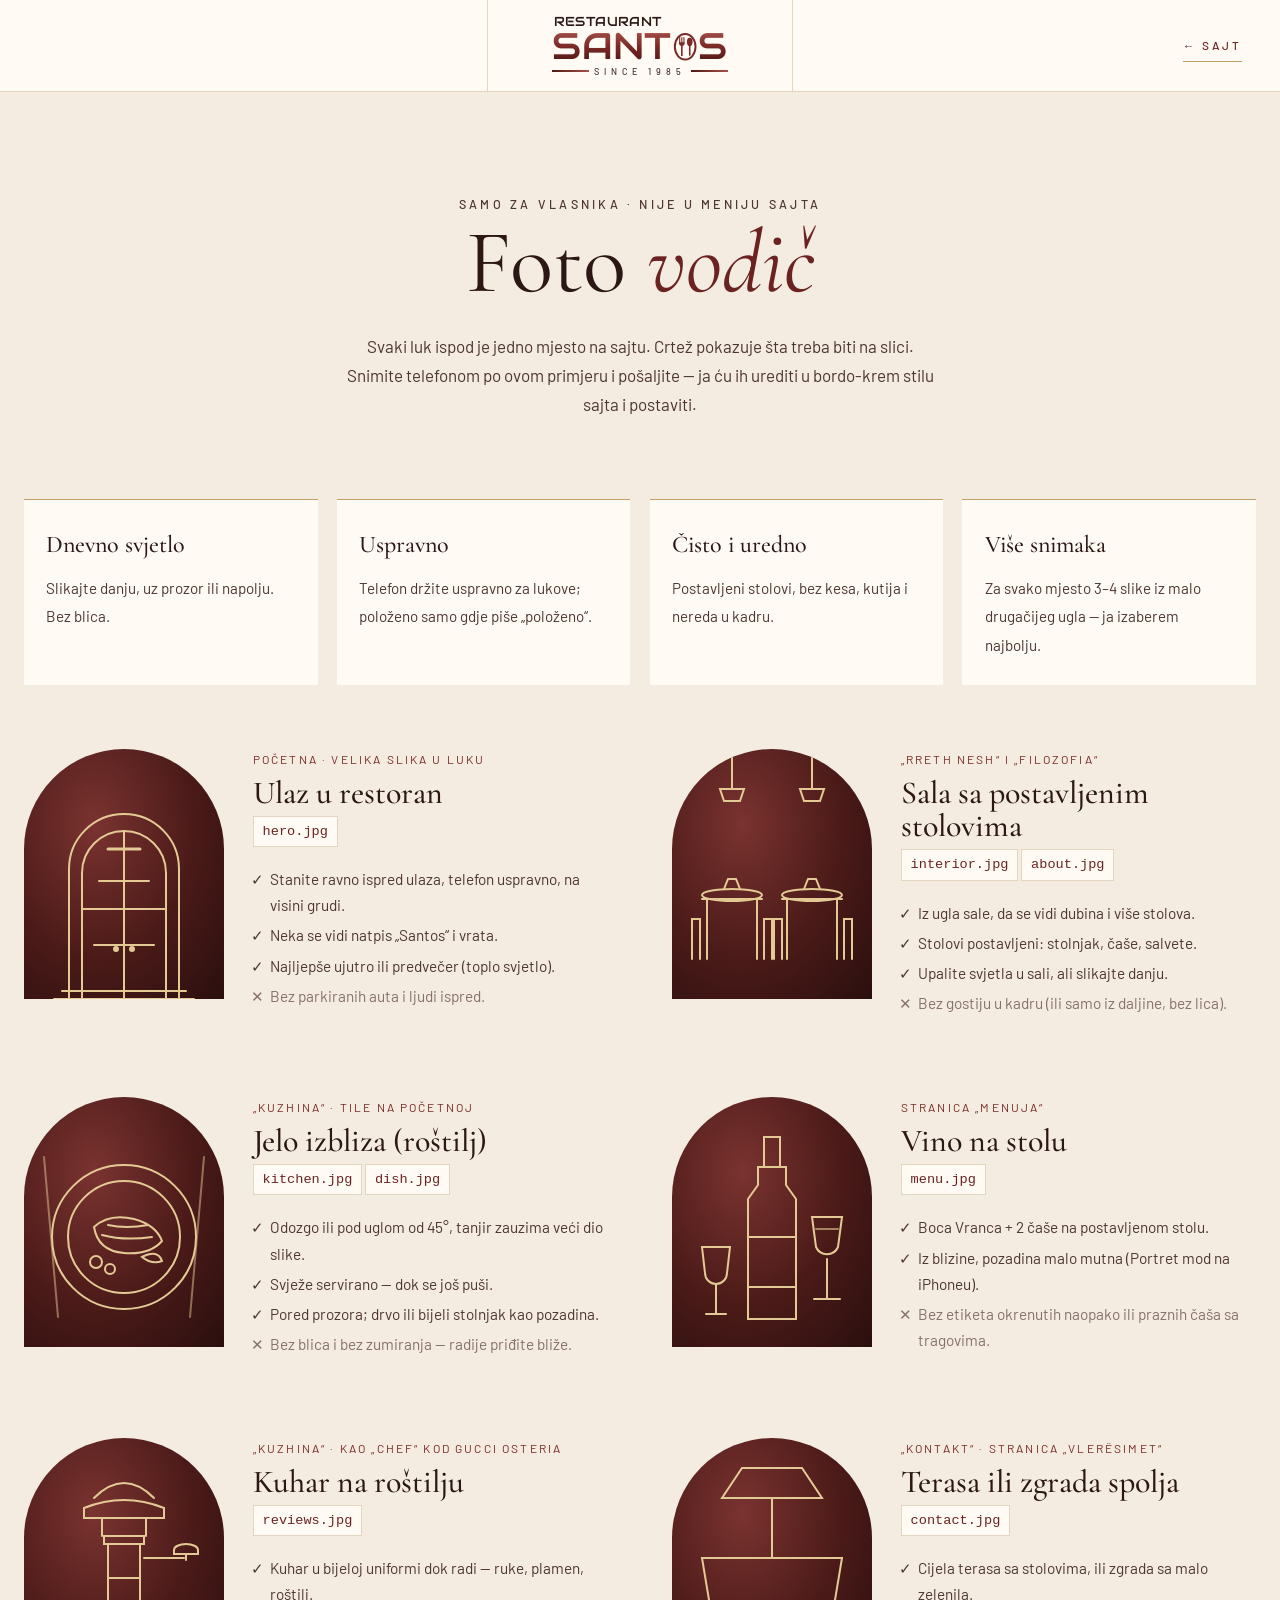
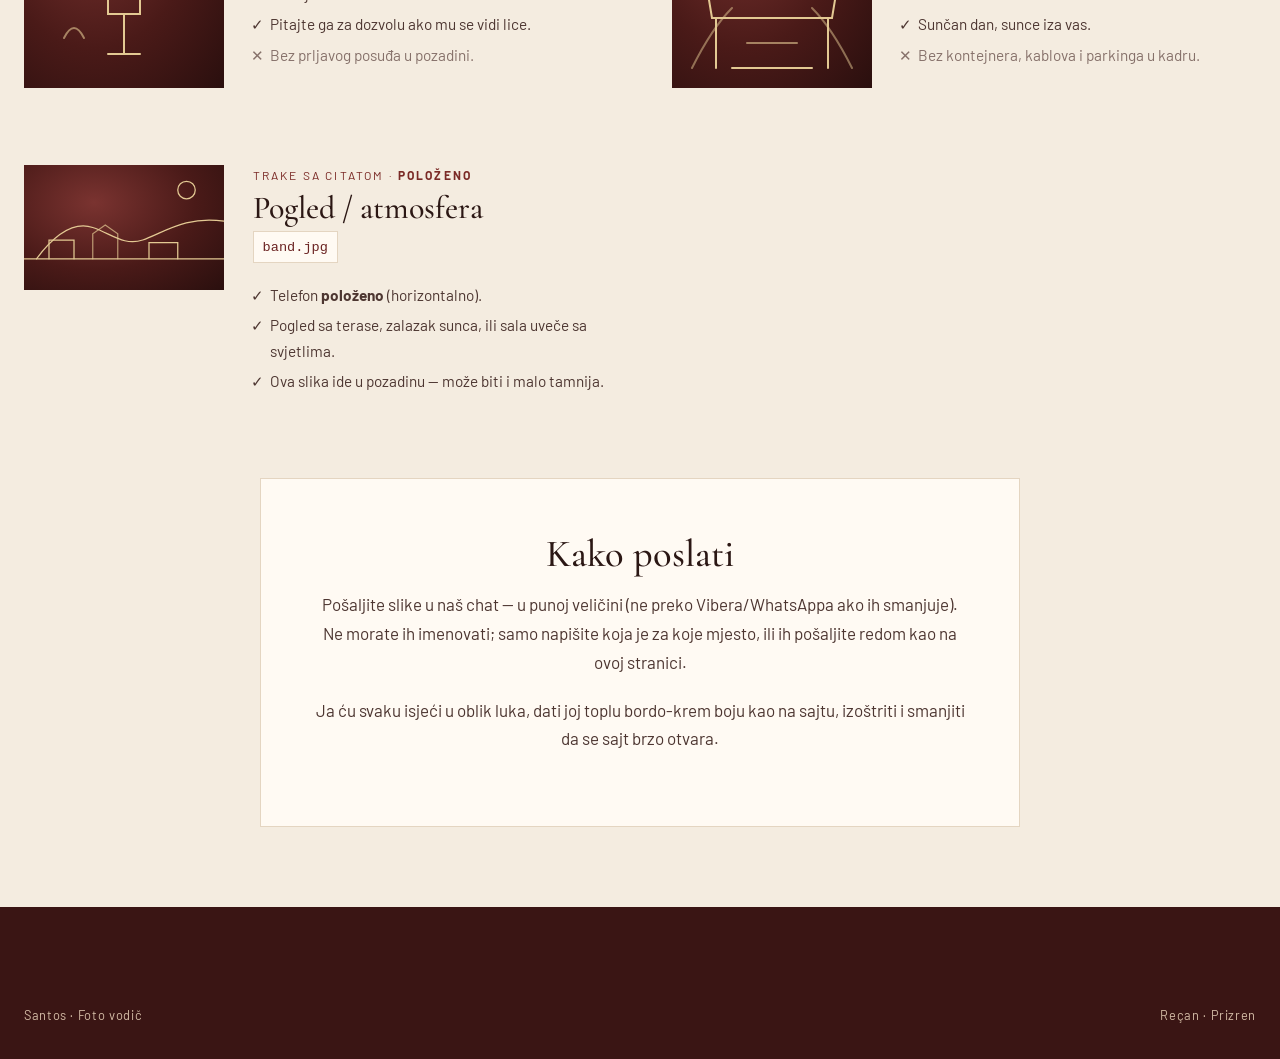
<file: foto-vodic.html>
<!doctype html>
<html lang="bs" class="no-js">
<head>
  <meta charset="utf-8">
  <meta name="viewport" content="width=device-width, initial-scale=1">
  <meta name="robots" content="noindex, nofollow">
  <title>Foto vodič — Santos</title>
  <link rel="icon" href="assets/favicon.svg" type="image/svg+xml">
  <link rel="preconnect" href="https://fonts.googleapis.com">
  <link rel="preconnect" href="https://fonts.gstatic.com" crossorigin>
  <link href="https://fonts.googleapis.com/css2?family=Audiowide&family=Barlow+Condensed:wght@500;600;700&family=Barlow:wght@300;400;500&family=Cormorant+Garamond:ital,wght@0,400;0,500;0,600;1,400;1,500&display=swap" rel="stylesheet">
  <link rel="stylesheet" href="assets/styles.css?v=8a97c9d5">
  <style>
    .guide-head { text-align: center; padding: clamp(3rem, 7vw, 5rem) 0 2rem; }
    .guide-head h1 { font-size: clamp(3rem, 8vw, 5.6rem); font-weight: 400; }
    .guide-head h1 em { color: var(--wine); }
    .guide-head p { max-width: 60ch; margin: 1.4rem auto 0; color: var(--ink-soft); }
    .tips { display: grid; grid-template-columns: repeat(4, 1fr); gap: 1.2rem; margin: 3rem 0 1rem; }
    .tip { background: var(--paper); border-top: 1px solid var(--gold); padding: 1.6rem 1.4rem; }
    .tip b { display: block; font-family: var(--display); font-size: 1.5rem; font-weight: 500; margin-bottom: 0.4rem; }
    .tip span { color: var(--ink-soft); font-size: 0.95rem; }
    .shots { display: grid; grid-template-columns: repeat(2, 1fr); gap: clamp(3rem, 6vw, 5rem) clamp(2rem, 5vw, 4rem); margin-top: 4rem; }
    .shot { display: grid; grid-template-columns: 200px 1fr; gap: 1.8rem; align-items: start; }
    .shot .frame { position: relative; aspect-ratio: 4 / 5; border-radius: 999px 999px 0 0; overflow: hidden; background: radial-gradient(ellipse at 35% 30%, #7a3330 0%, #4a1a18 55%, #2a0f0e 100%); }
    .shot .frame.wide { aspect-ratio: 16 / 10; border-radius: 0; }
    .shot .frame svg { position: absolute; inset: 0; width: 100%; height: 100%; }
    .shot .file { display: inline-block; font-family: ui-monospace, Menlo, monospace; font-size: 0.85rem; background: var(--paper); border: 1px solid var(--line); padding: 0.2rem 0.55rem; margin: 0.2rem 0 0.8rem; color: var(--wine); }
    .shot h2 { font-size: 2rem; margin-bottom: 0.2rem; }
    .shot .where { font-size: 0.75rem; letter-spacing: 0.18em; text-transform: uppercase; color: var(--accent); margin: 0 0 0.4rem; }
    .shot ul { margin: 0.4rem 0 0; padding-left: 1.1rem; color: var(--ink-soft); font-size: 0.96rem; }
    .shot li { margin-bottom: 0.25rem; }
    .shot li.no { list-style: "✕  "; color: var(--muted); }
    .shot li.yes { list-style: "✓  "; }
    .send { text-align: center; background: var(--paper); border: 1px solid var(--line); padding: clamp(2rem, 5vw, 3.4rem); margin: 5rem auto 0; max-width: 760px; }
    .send h2 { font-size: 2.4rem; margin-bottom: 1rem; }
    .send p { color: var(--ink-soft); }
    @media (max-width: 960px) { .shots { grid-template-columns: 1fr; } .tips { grid-template-columns: 1fr 1fr; } }
    @media (max-width: 560px) { .shot { grid-template-columns: 1fr; } .shot .frame { width: min(260px, 70vw); margin: 0 auto; } .tips { grid-template-columns: 1fr; } }
  </style>
  <script>document.documentElement.className = "js";</script>
</head>
<body>
  <header class="nav" id="nav" style="grid-template-columns: 1fr auto 1fr;">
    <div class="nav-left"></div>
    <a href="index.html" class="brand logo" aria-label="Restaurant Santos — since 1985"><span class="logo-top" aria-hidden="true">RESTAURANT</span><span class="logo-main" aria-hidden="true">SANT<svg class="logo-o" viewBox="0 0 40 48" aria-hidden="true"><ellipse cx="20" cy="24" rx="17" ry="21" fill="none" stroke="currentColor" stroke-width="3.2"/><path d="M11 9v8.5M14.5 9v8.5M18 9v8.5" stroke="currentColor" stroke-width="1.8" stroke-linecap="round"/><path d="M9.8 16.5h9.4V18c0 2.6-1.6 4.3-3.4 4.9V39h-2.6V22.9c-1.8-.6-3.4-2.3-3.4-4.9z" fill="currentColor"/><ellipse cx="27.5" cy="16" rx="4.6" ry="6.8" fill="currentColor"/><rect x="26.2" y="21" width="2.6" height="18" rx="1.3" fill="currentColor"/></svg>S</span><span class="logo-since" aria-hidden="true"><i></i>SINCE 1985<i></i></span></a>
    <div class="nav-right"><a href="index.html" class="nav-book">← Sajt</a></div>
  </header>

  <main class="container">
    <section class="guide-head">
      <p class="eyebrow">Samo za vlasnika · nije u meniju sajta</p>
      <h1>Foto <em>vodič</em></h1>
      <p>Svaki luk ispod je jedno mjesto na sajtu. Crtež pokazuje šta treba biti na slici. Snimite telefonom po ovom primjeru i pošaljite — ja ću ih urediti u bordo-krem stilu sajta i postaviti.</p>
    </section>

    <div class="tips">
      <div class="tip"><b>Dnevno svjetlo</b><span>Slikajte danju, uz prozor ili napolju. Bez blica.</span></div>
      <div class="tip"><b>Uspravno</b><span>Telefon držite uspravno za lukove; položeno samo gdje piše „položeno“.</span></div>
      <div class="tip"><b>Čisto i uredno</b><span>Postavljeni stolovi, bez kesa, kutija i nereda u kadru.</span></div>
      <div class="tip"><b>Više snimaka</b><span>Za svako mjesto 3–4 slike iz malo drugačijeg ugla — ja izaberem najbolju.</span></div>
    </div>

    <div class="shots">
      <article class="shot">
        <div class="frame"><svg viewBox="0 0 200 250" fill="none" stroke="#e3c993" stroke-width="2" stroke-linecap="round"><path d="M45 250V120a55 55 0 0 1 110 0v130"/><path d="M58 250V124a42 42 0 0 1 84 0v126"/><path d="M100 82v168M58 160h84M70 196h60M75 132h50"/><path d="M30 250h140M38 242h124"/><circle cx="92" cy="200" r="2" fill="#e3c993"/><circle cx="108" cy="200" r="2" fill="#e3c993"/><path d="M84 100h32" stroke-width="3"/></svg></div>
        <div>
          <p class="where">Početna · velika slika u luku</p>
          <h2>Ulaz u restoran</h2>
          <span class="file">hero.jpg</span>
          <ul>
            <li class="yes">Stanite ravno ispred ulaza, telefon uspravno, na visini grudi.</li>
            <li class="yes">Neka se vidi natpis „Santos“ i vrata.</li>
            <li class="yes">Najljepše ujutro ili predvečer (toplo svjetlo).</li>
            <li class="no">Bez parkiranih auta i ljudi ispred.</li>
          </ul>
        </div>
      </article>

      <article class="shot">
        <div class="frame"><svg viewBox="0 0 200 250" fill="none" stroke="#e3c993" stroke-width="2" stroke-linecap="round"><path d="M60 0v40M140 0v40"/><path d="M48 40h24l-4 12H52zM128 40h24l-4 12h-16z"/><path d="M30 150h60M110 150h60"/><path d="M35 150v60M85 150v60M115 150v60M165 150v60"/><ellipse cx="60" cy="146" rx="30" ry="6"/><ellipse cx="140" cy="146" rx="30" ry="6"/><path d="M20 210v-40h8v40M92 210v-40h8v40M102 210v-40h8v40M172 210v-40h8v40"/><path d="M52 140l4-10h8l4 10M132 140l4-10h8l4 10"/></svg></div>
        <div>
          <p class="where">„Rreth nesh“ i „Filozofia“</p>
          <h2>Sala sa postavljenim stolovima</h2>
          <span class="file">interior.jpg</span> <span class="file">about.jpg</span>
          <ul>
            <li class="yes">Iz ugla sale, da se vidi dubina i više stolova.</li>
            <li class="yes">Stolovi postavljeni: stolnjak, čaše, salvete.</li>
            <li class="yes">Upalite svjetla u sali, ali slikajte danju.</li>
            <li class="no">Bez gostiju u kadru (ili samo iz daljine, bez lica).</li>
          </ul>
        </div>
      </article>

      <article class="shot">
        <div class="frame"><svg viewBox="0 0 200 250" fill="none" stroke="#e3c993" stroke-width="2" stroke-linecap="round"><ellipse cx="100" cy="140" rx="72" ry="72"/><ellipse cx="100" cy="140" rx="56" ry="56"/><path d="M70 130q15-14 40-8q22 6 28 22q-12 14-38 12q-26-2-30-26z"/><path d="M78 138q22 6 50 2M84 128q18 4 40 0"/><circle cx="72" cy="165" r="6"/><circle cx="86" cy="172" r="5"/><path d="M118 160q10 8 20 4q-4-12-20-4z"/><path d="M20 60l14 160M180 60l-14 160" opacity=".5"/></svg></div>
        <div>
          <p class="where">„Kuzhina“ · tile na početnoj</p>
          <h2>Jelo izbliza (roštilj)</h2>
          <span class="file">kitchen.jpg</span> <span class="file">dish.jpg</span>
          <ul>
            <li class="yes">Odozgo ili pod uglom od 45°, tanjir zauzima veći dio slike.</li>
            <li class="yes">Svježe servirano — dok se još puši.</li>
            <li class="yes">Pored prozora; drvo ili bijeli stolnjak kao pozadina.</li>
            <li class="no">Bez blica i bez zumiranja — radije priđite bliže.</li>
          </ul>
        </div>
      </article>

      <article class="shot">
        <div class="frame"><svg viewBox="0 0 200 250" fill="none" stroke="#e3c993" stroke-width="2" stroke-linecap="round"><path d="M86 70h28v18l10 14v120H76V102l10-14z"/><path d="M76 140h48M76 190h48"/><path d="M92 70V40h16v30"/><path d="M140 120h30l-4 30a12 12 0 0 1-22 0z"/><path d="M155 162v40M142 202h26"/><path d="M144 132h22" opacity=".6"/><path d="M30 150h28l-3 26a11 11 0 0 1-22 0z"/><path d="M44 187v30M34 217h20"/></svg></div>
        <div>
          <p class="where">Stranica „Menuja“</p>
          <h2>Vino na stolu</h2>
          <span class="file">menu.jpg</span>
          <ul>
            <li class="yes">Boca Vranca + 2 čaše na postavljenom stolu.</li>
            <li class="yes">Iz blizine, pozadina malo mutna (Portret mod na iPhoneu).</li>
            <li class="no">Bez etiketa okrenutih naopako ili praznih čaša sa tragovima.</li>
          </ul>
        </div>
      </article>

      <article class="shot">
        <div class="frame"><svg viewBox="0 0 200 250" fill="none" stroke="#e3c993" stroke-width="2" stroke-linecap="round"><path d="M70 60q30-30 60 0"/><path d="M60 70q40-16 80 0v10H60z"/><path d="M78 80v18M122 80v18"/><path d="M80 98h40v8H80z"/><path d="M84 106v70h32v-70"/><path d="M84 140h32"/><path d="M120 120h40"/><path d="M150 112a12 6 0 0 1 24 0v4h-24z"/><path d="M162 116v6"/><path d="M100 176v40M84 216h32"/><path d="M40 200q10-20 20 0" opacity=".6"/></svg></div>
        <div>
          <p class="where">„Kuzhina“ · kao „Chef“ kod Gucci Osteria</p>
          <h2>Kuhar na roštilju</h2>
          <span class="file">reviews.jpg</span>
          <ul>
            <li class="yes">Kuhar u bijeloj uniformi dok radi — ruke, plamen, roštilj.</li>
            <li class="yes">Pitajte ga za dozvolu ako mu se vidi lice.</li>
            <li class="no">Bez prljavog posuđa u pozadini.</li>
          </ul>
        </div>
      </article>

      <article class="shot">
        <div class="frame"><svg viewBox="0 0 200 250" fill="none" stroke="#e3c993" stroke-width="2" stroke-linecap="round"><path d="M30 120h140l-10 60H40z"/><path d="M100 120V60"/><path d="M50 60h100l-20-30H70z"/><path d="M44 180v50M156 180v50"/><path d="M60 230h80"/><path d="M20 230q20-40 40-60M180 230q-20-40-40-60" opacity=".5"/><path d="M75 205h50" opacity=".6"/></svg></div>
        <div>
          <p class="where">„Kontakt“ · stranica „Vlerësimet“</p>
          <h2>Terasa ili zgrada spolja</h2>
          <span class="file">contact.jpg</span>
          <ul>
            <li class="yes">Cijela terasa sa stolovima, ili zgrada sa malo zelenila.</li>
            <li class="yes">Sunčan dan, sunce iza vas.</li>
            <li class="no">Bez kontejnera, kablova i parkinga u kadru.</li>
          </ul>
        </div>
      </article>

      <article class="shot">
        <div class="frame wide"><svg viewBox="0 0 320 200" fill="none" stroke="#e3c993" stroke-width="2" stroke-linecap="round"><path d="M0 150h320"/><path d="M20 150c30-40 60-60 90-50s50 30 80 20 70-40 130-30"/><path d="M40 150v-30h40v30M200 150v-26h46v26"/><circle cx="260" cy="40" r="14"/><path d="M110 150v-40l20-14 20 14v40" opacity=".7"/></svg></div>
        <div>
          <p class="where">Trake sa citatom · <b>položeno</b></p>
          <h2>Pogled / atmosfera</h2>
          <span class="file">band.jpg</span>
          <ul>
            <li class="yes">Telefon <b>položeno</b> (horizontalno).</li>
            <li class="yes">Pogled sa terase, zalazak sunca, ili sala uveče sa svjetlima.</li>
            <li class="yes">Ova slika ide u pozadinu — može biti i malo tamnija.</li>
          </ul>
        </div>
      </article>
    </div>

    <section class="send">
      <h2>Kako poslati</h2>
      <p>Pošaljite slike u naš chat — u punoj veličini (ne preko Vibera/WhatsAppa ako ih smanjuje). Ne morate ih imenovati; samo napišite koja je za koje mjesto, ili ih pošaljite redom kao na ovoj stranici.</p>
      <p>Ja ću svaku isjeći u oblik luka, dati joj toplu bordo-krem boju kao na sajtu, izoštriti i smanjiti da se sajt brzo otvara.</p>
    </section>
  </main>

  <footer class="footer" style="margin-top: 5rem;">
    <div class="container"><div class="footer-bottom"><span>Santos · Foto vodič</span><span>Reçan · Prizren</span></div></div>
  </footer>
</body>
</html>
</file>
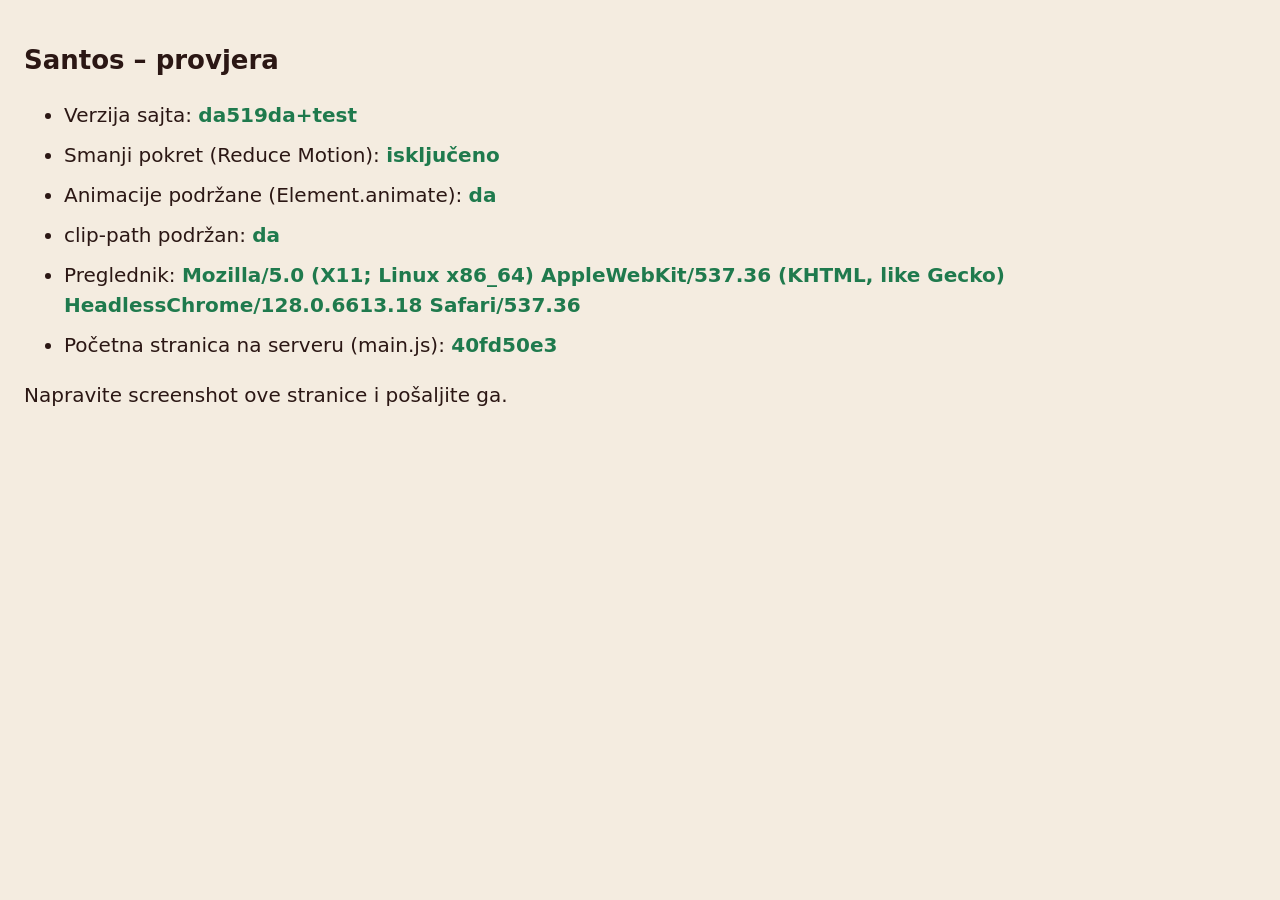
<file: test.html>
<!doctype html>
<html lang="bs"><head><meta charset="utf-8"><meta name="viewport" content="width=device-width, initial-scale=1"><meta name="robots" content="noindex">
<title>Santos test</title>
<style>body{font:20px/1.5 -apple-system,system-ui,sans-serif;margin:0;padding:24px;background:#f4ece0;color:#2b1714}h1{font-size:26px}li{margin:10px 0}b{color:#6b2322}.ok{color:#1f7a4d}.no{color:#b00020}</style></head>
<body><h1>Santos – provjera</h1><ul id="out"></ul>
<p>Napravite screenshot ove stranice i pošaljite ga.</p>
<script>
var out=document.getElementById('out');
function row(label, ok, val){var li=document.createElement('li');li.innerHTML=label+': <b class="'+(ok?'ok':'no')+'">'+val+'</b>';out.appendChild(li);}
row('Verzija sajta', true, 'da519da+test');
var rm = matchMedia('(prefers-reduced-motion: reduce)').matches;
row('Smanji pokret (Reduce Motion)', !rm, rm ? 'UKLJUČENO – animacije su ugašene' : 'isključeno');
row('Animacije podržane (Element.animate)', !!document.body.animate, document.body.animate ? 'da' : 'NE');
row('clip-path podržan', CSS.supports('clip-path','inset(0 round 10px)'), CSS.supports('clip-path','inset(0 round 10px)') ? 'da' : 'NE');
row('Preglednik', true, navigator.userAgent.replace(/</g,''));
fetch('index.html',{cache:'no-store'}).then(function(r){return r.text()}).then(function(t){var m=t.match(/main\.js\?v=([a-f0-9]+)/);row('Početna stranica na serveru (main.js)', true, m?m[1]:'?');});
</script></body></html>
</file>
<file: assets/styles.css>
:root {
  --bg: #f4ece0;          /* cream menu paper */
  --paper: #fffaf3;       /* white linen */
  --ink: #2b1714;         /* dark chocolate brown */
  --ink-soft: #4d3631;
  --muted: #86716a;
  --line: #e4d5c1;
  --gold: #c2a067;        /* brass / champagne */
  --wine: #6b2322;        /* burgundy menu band */
  --terracotta: #a85f3c;  /* floor tiles */
  --display: "Cormorant Garamond", Georgia, "Times New Roman", serif;
  --dark: #3a1514;        /* leather menu cover */
  --dark-2: #2a0f0e;
  --accent: #7a2a26;
  --star: #c19a55;
  --on-dark: #f7ecdd;
  --on-dark-dim: #d4bca6;
  --head: "Barlow Condensed", "Arial Narrow", "Helvetica Neue", Arial, sans-serif;
  --body: "Barlow", "Helvetica Neue", Arial, sans-serif;
  --serif: "Cormorant Garamond", Georgia, serif;
  --ease: cubic-bezier(0.22, 0.61, 0.36, 1);
  --ease-out: cubic-bezier(0.16, 1, 0.3, 1);
  --topbar: 0px;
  --nav-h: 92px;
}

*, *::before, *::after { box-sizing: border-box; }
html { -webkit-text-size-adjust: 100%; scroll-behavior: smooth; overflow-x: clip; }
body {
  margin: 0;
  background: var(--bg);
  color: var(--ink);
  font-family: var(--body);
  font-weight: 400;
  font-size: 17px;
  line-height: 1.7;
  -webkit-font-smoothing: antialiased;
  overflow-x: hidden;
}
body.menu-open { overflow: hidden; }
a { color: inherit; text-decoration: none; }
img { max-width: 100%; display: block; }
h1, h2, h3 { font-family: var(--display); font-weight: 500; line-height: 1.05; margin: 0; letter-spacing: 0; }
h4 { font-family: var(--head); font-weight: 600; text-transform: uppercase; line-height: 1; margin: 0; }
h2 { font-size: clamp(2.6rem, 5.2vw, 4.4rem); }
h3 { font-size: 1.9rem; }
p { margin: 0 0 1.1em; }
.muted { color: var(--muted); }
::selection { background: var(--ink); color: var(--bg); }

.container { width: min(1280px, 100% - 3rem); margin-inline: auto; }
.narrow { max-width: 860px; text-align: center; }
.section { padding: clamp(5.5rem, 12vw, 10rem) 0; }
.section-alt { background: var(--paper); }
.section-head { display: flex; flex-direction: column; align-items: center; text-align: center; margin: 0 auto 3.8rem; max-width: 820px; }
.section-head::after, .narrow > h2::after, .cta-inner h2::after {
  content: ""; display: block; width: 120px; height: 12px; margin: 1.6rem auto 0;
  background: linear-gradient(var(--gold), var(--gold)) left center / 46px 1px no-repeat, linear-gradient(var(--gold), var(--gold)) right center / 46px 1px no-repeat,
    url("data:image/svg+xml,%3Csvg xmlns='http://www.w3.org/2000/svg' viewBox='0 0 12 12'%3E%3Cpath d='M6 0l2 4 4 2-4 2-2 4-2-4-4-2 4-2z' fill='%23b8975a'/%3E%3C/svg%3E") center / 10px no-repeat;
}
.cta-inner h2::after { margin-left: 0; }

.eyebrow {
  font-family: var(--body);
  font-size: 0.78rem;
  font-weight: 500;
  letter-spacing: 0.26em;
  text-transform: uppercase;
  color: var(--accent);
  margin-bottom: 1.1rem;
}
.lead { font-family: var(--display); font-size: clamp(1.3rem, 2vw, 1.55rem); line-height: 1.6; color: var(--muted); text-align: justify; text-align-last: center; hyphens: auto; margin-top: 1.8rem; }
.stars { color: var(--star); letter-spacing: 0.12em; }

/* ---------- Buttons ---------- */
.btn {
  display: inline-flex; align-items: center; justify-content: center;
  padding: 1rem 2.1rem;
  border: 1px solid transparent;
  font-family: var(--body);
  font-size: 0.78rem;
  font-weight: 500;
  letter-spacing: 0.24em;
  text-transform: uppercase;
  line-height: 1;
  cursor: pointer;
  transition: background 0.3s var(--ease), color 0.3s var(--ease), border-color 0.3s var(--ease);
}
.btn-dark { background: transparent; color: var(--wine); border-color: var(--wine); }
.btn-dark:hover { background: var(--wine); color: #fff; }
.btn-outline { background: transparent; color: var(--wine); border-color: var(--wine); }
.btn-outline:hover { background: var(--wine); color: #fff; }
.btn-light { background: transparent; color: #fff; border-color: rgba(255, 255, 255, 0.85); }
.btn-light:hover { background: var(--paper); color: var(--wine); border-color: var(--paper); }
.btn-ghost-light { background: transparent; color: #fff; border-color: transparent; border-bottom-color: rgba(255, 255, 255, 0.7); padding-inline: 0.2rem; margin-left: 1rem; }
.btn-ghost-light:hover { border-bottom-color: #fff; }

.link-arrow {
  display: inline-flex; align-items: center; gap: 0.6rem;
  font-family: var(--body); font-weight: 600; font-size: 0.82rem; letter-spacing: 0.12em; text-transform: uppercase;
  color: var(--ink); border-bottom: 1px solid currentColor; padding-bottom: 0.2rem;
}
.link-arrow::after { content: ""; width: 34px; height: 10px; background: currentColor; -webkit-mask: url("data:image/svg+xml,%3Csvg xmlns='http://www.w3.org/2000/svg' viewBox='0 0 34 10'%3E%3Cpath d='M0 5h32M28 1l4 4-4 4' fill='none' stroke='black' stroke-width='1.2'/%3E%3C/svg%3E") center / contain no-repeat; mask: url("data:image/svg+xml,%3Csvg xmlns='http://www.w3.org/2000/svg' viewBox='0 0 34 10'%3E%3Cpath d='M0 5h32M28 1l4 4-4 4' fill='none' stroke='black' stroke-width='1.2'/%3E%3C/svg%3E") center / contain no-repeat; transition: transform 0.35s var(--ease-out); }
.link-arrow:hover::after, a:hover .link-arrow::after { transform: translateX(5px); }
.link-arrow.light { color: #fff; }

/* ---------- Language switch ---------- */
.lang { display: flex; gap: 0.1rem; }
.lang button {
  background: none; border: 0; cursor: pointer; padding: 0.3rem 0.45rem;
  font-family: var(--body); font-size: 0.72rem; font-weight: 500; letter-spacing: 0.18em; color: var(--muted);
  transition: color 0.2s;
}
.lang button:hover { color: var(--ink); }
.lang button[aria-pressed="true"] { color: var(--ink); box-shadow: inset 0 -1px 0 var(--gold); }

/* ---------- Logo ---------- */
.brand.logo { display: inline-flex; flex-direction: column; align-items: stretch; font-size: 18px; letter-spacing: 0; margin-right: 0; line-height: 1; }
.logo-top { font-family: "Audiowide", var(--head); font-size: 0.74em; letter-spacing: 0.03em; color: var(--ink); margin: 0 0 0.12em 0.1em; }
.logo-main {
  display: flex; align-items: center;
  font-family: "Audiowide", var(--head); font-size: 2.05em; line-height: 0.9; letter-spacing: 0.01em;
  background: linear-gradient(180deg, #a8514a 0%, #7a2a26 50%, #4f1714 100%);
  -webkit-background-clip: text; background-clip: text; color: transparent;
}
.logo-o { width: 0.66em; height: 0.8em; margin: 0 0.03em; color: #7a2a26; flex: none; }
.logo-since { display: flex; align-items: center; gap: 0.55em; margin-top: 0.35em; font-family: var(--body); font-weight: 500; font-size: 0.5em; letter-spacing: 0.55em; color: var(--ink-soft); white-space: nowrap; }
.logo-since i { flex: 1; height: 2px; min-width: 0.8em; background: linear-gradient(90deg, #4f1714, #a8514a); }
.logo-light .logo-top { color: #fff; }
.logo-light .logo-main { background-image: linear-gradient(180deg, #e7aa9f 0%, #c0655b 55%, #94403a 100%); }
.logo-light .logo-o { color: #c9776c; }
.logo-light .logo-since { color: var(--on-dark-dim); }
.logo-light .logo-since i { background: linear-gradient(90deg, #94403a, #e7aa9f); }

/* ---------- Header (centred logo, full-screen menu) ---------- */
.nav {
  position: sticky; top: 0; z-index: 100;
  display: grid; grid-template-columns: 1fr auto 1fr; align-items: stretch;
  height: var(--nav-h);
  padding: 0;
  background: var(--paper);
  border-bottom: 1px solid var(--line);
  transition: box-shadow 0.3s var(--ease), transform 0.4s var(--ease-out);
}
.nav.scrolled { box-shadow: 0 6px 24px rgba(58, 21, 20, 0.07); }
.nav.hide { transform: translateY(-100%); }
.menu-open .nav.hide { transform: none; }
.brand { color: var(--ink); position: relative; z-index: 2; justify-self: center; }
.nav > .brand.logo { justify-content: center; padding: 0 clamp(1.4rem, 5vw, 4.5rem); border-left: 1px solid var(--line); border-right: 1px solid var(--line); }
.nav-left { display: flex; align-items: center; gap: 1.2rem; padding: 0 clamp(1rem, 3vw, 2.5rem); position: relative; z-index: 2; }
.nav-pin { display: grid; place-items: center; width: 28px; height: 28px; color: var(--ink); }
.nav-pin svg { width: 18px; height: 18px; }
.nav-pin:hover { color: var(--wine); }
.nav-right { display: flex; align-items: center; justify-content: flex-end; gap: 1.6rem; padding: 0 clamp(1rem, 3vw, 2.5rem); position: relative; z-index: 2; }
.nav-book {
  font-family: var(--body); font-weight: 500; font-size: 0.74rem; letter-spacing: 0.24em; text-transform: uppercase;
  color: var(--wine); padding: 0.35rem 0; border-bottom: 1px solid var(--gold); transition: color 0.2s, border-color 0.2s;
}
.nav-book:hover { color: var(--ink); border-color: var(--ink); }

.burger { display: block; width: 46px; height: 46px; border: 0; background: none; cursor: pointer; position: relative; margin-right: -10px; }
.burger span { position: absolute; left: 10px; right: 10px; height: 1px; background: var(--ink); transition: transform 0.5s var(--ease-out), top 0.5s var(--ease-out), right 0.5s var(--ease-out); }
.burger span:nth-child(1) { top: 18px; }
.burger span:nth-child(2) { top: 27px; }
.menu-open .burger span:nth-child(1) { top: 23px; transform: rotate(45deg); }
.menu-open .burger span:nth-child(2) { top: 23px; right: 10px; transform: rotate(-45deg); }

.menu {
  position: fixed; inset: 0; z-index: 1;
  background: var(--bg);
  display: flex; flex-direction: column; justify-content: center; align-items: center; gap: 3rem;
  padding: calc(var(--nav-h) + 2rem) 1.5rem 2.5rem;
  opacity: 0; visibility: hidden;
  transition: opacity 0.5s var(--ease-out), visibility 0.5s;
  overflow-y: auto;
}
.menu-open .menu { opacity: 1; visibility: visible; }
.menu-links { display: flex; flex-direction: column; align-items: center; gap: 0.2rem; }
.menu-links a {
  font-family: var(--display); font-weight: 400; font-size: clamp(2.4rem, 5.5vw, 4.4rem); line-height: 1.15; color: var(--ink);
  opacity: 0; transform: translateY(14px); transition: opacity 0.6s var(--ease-out), transform 0.6s var(--ease-out), color 0.25s;
}
.menu-open .menu-links a { opacity: 1; transform: none; }
.menu-links a:nth-child(2) { transition-delay: 0.04s; }
.menu-links a:nth-child(3) { transition-delay: 0.08s; }
.menu-links a:nth-child(4) { transition-delay: 0.12s; }
.menu-links a:nth-child(5) { transition-delay: 0.16s; }
.menu-links a:nth-child(6) { transition-delay: 0.2s; }
.menu-links a:hover { color: var(--wine); font-style: italic; }
.menu-links a[aria-current="page"] { color: var(--wine); font-style: italic; }
.menu-foot { display: flex; flex-direction: column; align-items: center; gap: 1.2rem; text-align: center; }
.menu-foot p { margin: 0; font-size: 0.85rem; letter-spacing: 0.12em; color: var(--muted); }
.menu-foot .lang { display: none; }

/* ---------- Photo slots ---------- */
.media { position: relative; overflow: hidden; background: var(--dark-2); }
/* arch shape; --a goes 1 → 0 while scrolling so the arch flattens into a rectangle */
.hero-arch, .split-media .media, .tile .media, .page-hero .hero-media, .g-media .media { --a: 1; border-radius: calc(var(--a) * 50%) calc(var(--a) * 50%) 0 0 / calc(var(--a) * 40%) calc(var(--a) * 40%) 0 0; }
.media img { position: absolute; inset: 0; width: 100%; height: 100%; object-fit: cover; transition: transform 1.2s var(--ease-out); }
.media.tone-1 { background: radial-gradient(ellipse at 30% 30%, #7a3330 0%, #4a1a18 55%, #2a0f0e 100%); }
.media.tone-2 { background: radial-gradient(ellipse at 70% 30%, #6b2a22 0%, #401714 60%, #250d0c 100%); }
.media.tone-3 { background: radial-gradient(ellipse at 40% 70%, #9a5a3a 0%, #5a2e1f 55%, #2e1510 100%); }
.media.tone-4 { background: radial-gradient(ellipse at 60% 40%, #8a6a45 0%, #4e3424 55%, #2a1813 100%); }
.media::after {
  content: ""; position: absolute; inset: 0; pointer-events: none; opacity: 0.08;
  background: url("pattern.svg") center/90px;
}
.media:has(img)::after { display: none; }

/* ---------- Hero ---------- */
.hero { position: relative; overflow: hidden; color: #fff; display: flex; align-items: flex-end; }
.hero-home { color: var(--ink); background: var(--bg); justify-content: center; text-align: center; }
.hero-home .hero-content { display: flex; flex-direction: column; align-items: center; padding: clamp(3rem, 7vw, 5rem) 0 clamp(4rem, 8vw, 6rem); }
.hero-emblem { width: 26px; height: 32px; color: var(--wine); margin-bottom: 1.2rem; }
.hero-welcome { position: relative; z-index: 2; font-family: var(--display); font-weight: 400; font-size: clamp(3.2rem, 8vw, 6.4rem); line-height: 0.98; color: var(--ink); margin-bottom: -0.16em; }
.hero-welcome em { font-style: italic; }
.hero-welcome .u { text-decoration: underline; text-decoration-thickness: 2px; text-underline-offset: 0.12em; }
.hero-arch { position: relative; width: min(420px, 78vw); aspect-ratio: 4 / 5; }
.hero.hero-home .eyebrow { color: var(--accent); margin: 2.6rem 0 0.8rem; }
.hero-home .hero-sub { color: var(--ink-soft); margin: 0 auto; }
.hero-home .hero-cta { justify-content: center; align-items: center; gap: 2.4rem; margin-top: 2rem; }
.hero-media { position: absolute; inset: 0; }
.js .hero-media img, .js .hero-media { animation: kenburns 16s var(--ease) forwards; }
@keyframes kenburns { from { transform: scale(1.08); } to { transform: scale(1); } }
.hero-shade { position: absolute; inset: 0; background: linear-gradient(180deg, rgba(42,15,14,0.1) 0%, rgba(42,15,14,0.25) 45%, rgba(42,15,14,0.78) 100%); }
.hero-content { position: relative; padding: 5rem 0 clamp(3rem, 7vw, 5.5rem); }
.hero .eyebrow { color: #e3c993; }
.hero-title {
  font-size: clamp(4rem, 14vw, 11.5rem);
  font-weight: 400;
  letter-spacing: 0.14em;
  margin-right: -0.14em;
  line-height: 0.9;
  white-space: nowrap;
  perspective: 900px;
}
.hero-title .ch { display: inline-block; transform-origin: 50% 100%; }
.hero-sub { font-family: var(--display); font-style: italic; font-size: clamp(1.35rem, 2.2vw, 1.7rem); line-height: 1.45; max-width: 40ch; margin: 1.6rem 0 0; color: rgba(255, 255, 255, 0.88); }
.hero-cta { display: flex; gap: 0.8rem; flex-wrap: wrap; margin-top: 2.2rem; }
.page-hero { min-height: 0; flex-direction: column; align-items: center; color: var(--ink); background: var(--bg); text-align: center; padding: clamp(3rem, 7vw, 5rem) 0 clamp(3rem, 6vw, 4.5rem); }
.page-hero .hero-shade { display: none; }
.page-hero .hero-content { order: 1; padding: 0; position: relative; z-index: 2; }
.page-hero .hero-media { order: 2; position: relative; inset: auto; width: min(380px, 72vw); aspect-ratio: 4 / 5; margin-top: 2.6rem; }
.js .page-hero .hero-media { animation: none; }
.hero.page-hero .eyebrow { color: var(--accent); }
.page-hero .hero-sub { color: var(--ink-soft); margin-inline: auto; }
.page-hero h1 { font-size: clamp(3.4rem, 9vw, 7.2rem); font-weight: 400; line-height: 0.95; }

/* ---------- Word reveal ---------- */
.split .w { display: inline-block; overflow: hidden; vertical-align: top; padding-bottom: 0.06em; margin-bottom: -0.06em; }
.split .wi { display: inline-block; transform: translateY(105%); transition: transform 1s var(--ease-out); }
.split.in .wi { transform: none; }

/* ---------- Reveal ---------- */
.js .reveal { opacity: 0; transform: translateY(28px); transition: opacity 1s var(--ease-out), transform 1s var(--ease-out); }
.js .reveal.in { opacity: 1; transform: none; }

/* ---------- Intro ---------- */
.intro .link-arrow { margin-top: 0.8rem; }

/* ---------- Tiles ---------- */
.tiles-section { padding-top: 0; }
.tiles { display: grid; grid-template-columns: repeat(3, 1fr); gap: 1.4rem; }
.tile { position: relative; display: block; color: var(--ink); text-align: center; }
.tile .media { position: relative; aspect-ratio: 4 / 5; }
.tile::before { display: none; content: ""; position: absolute; inset: 0; z-index: 1; background: linear-gradient(180deg, transparent 35%, rgba(42,15,14,0.82)); transition: opacity 0.4s; }
.tile-body { position: relative; padding: 1.8rem 0.5rem 0; }
.tile h3 { font-size: clamp(2.2rem, 3.2vw, 2.9rem); font-weight: 400; margin-bottom: 0.8rem; }
.tile p { color: var(--ink-soft); font-size: 0.98rem; margin: 0 auto 1.2rem; max-width: 34ch; }
.tile .link-arrow { margin-top: 0.4rem; }
.tile:hover .media img { transform: scale(1.06); }
.tile .media { transition: transform 1.2s var(--ease-out); }
.tile:hover .media:not(:has(img)) { transform: scale(1.04); }

/* ---------- Split ---------- */
.split-grid { display: grid; grid-template-columns: 1.1fr 1fr; gap: clamp(2.5rem, 6vw, 6rem); align-items: center; }
.split-grid.flip .split-media { order: 2; }
.split-media .media { aspect-ratio: 4 / 5; }
.prose h2 { margin-bottom: 1.8rem; }
.prose p { color: var(--ink-soft); max-width: 54ch; }
.prose .btn, .prose .link-arrow { margin-top: 0.8rem; }

/* ---------- Rating band ---------- */
.rating-band { background: var(--dark); color: var(--on-dark); padding: clamp(4rem, 9vw, 7rem) 0; }
.rating-inner { display: grid; grid-template-columns: auto 1fr; gap: clamp(2.5rem, 7vw, 7rem); align-items: center; }
.rating-num { text-align: center; }
.rating-num > span { display: block; font-family: var(--display); font-weight: 400; font-size: clamp(7rem, 16vw, 12rem); line-height: 0.85; color: #f1e6d0; }
.stars-fill { position: relative; display: inline-block; font-size: 1.7rem; letter-spacing: 0.2em; color: rgba(255, 255, 255, 0.18); margin-top: 1rem; }
.stars-fill::before { content: "★★★★★"; position: absolute; left: 0; top: 0; width: 0; overflow: hidden; color: var(--star); white-space: nowrap; transition: width 1.8s var(--ease-out) 0.3s; }
.stars-fill.in::before { width: 98%; }
.rating-text p { color: var(--on-dark-dim); max-width: 52ch; }
.rating-text strong { color: #fff; font-weight: 500; }
.rating-text h2 { margin-bottom: 1.4rem; }
.rating-text .row { display: flex; gap: 0.8rem; flex-wrap: wrap; margin-top: 1.6rem; }

/* ---------- Band ---------- */
.band { position: relative; overflow: hidden; color: #fff; padding: clamp(7rem, 16vw, 12rem) 1.5rem; text-align: center; }
.band-media { position: absolute; inset: -12% 0; }
.band .hero-shade { background: rgba(42, 15, 14, 0.5); }
.band-text { position: relative; margin: 0 auto; max-width: 22ch; font-family: var(--serif); font-style: italic; font-size: clamp(2.2rem, 5vw, 4rem); line-height: 1.2; }

/* ---------- CTA ---------- */
.cta-inner { display: grid; grid-template-columns: 1fr 1fr; gap: clamp(2rem, 6vw, 6rem); align-items: end; border-top: 1px solid var(--gold); padding-top: 3.4rem; }
.cta p { color: var(--ink-soft); font-size: 1.1rem; }
.cta .row { display: flex; gap: 0.8rem; flex-wrap: wrap; margin-top: 1.4rem; }

/* ---------- Stats / values ---------- */
.stats-band { background: var(--paper); border-block: 1px solid var(--line); }
.stats { display: grid; grid-template-columns: repeat(3, 1fr); }
.stat { text-align: center; padding: 3.2rem 1rem; border-right: 1px solid var(--line); }
.stat:last-child { border-right: 0; }
.stat-num { display: block; font-family: var(--display); font-weight: 400; font-size: clamp(3.8rem, 8vw, 6rem); line-height: 1; }
.stat-label { display: block; margin-top: 0.7rem; font-size: 0.78rem; letter-spacing: 0.24em; text-transform: uppercase; color: var(--muted); }
.values { display: grid; grid-template-columns: repeat(3, 1fr); gap: 1.4rem; }
.value { background: var(--paper); border-top: 1px solid var(--gold); padding: 2.6rem 2.2rem 2.2rem; }
.value-num { display: block; font-family: var(--display); font-style: italic; font-weight: 500; font-size: 1.5rem; color: var(--gold); letter-spacing: 0.04em; margin-bottom: 2.4rem; }
.value h3 { font-size: 2.3rem; margin-bottom: 1rem; }
.value p { color: var(--ink-soft); margin: 0; }

/* ---------- Features ---------- */
.features { display: grid; grid-template-columns: repeat(4, 1fr); gap: 0; border-top: 1px solid var(--line); border-left: 1px solid var(--line); }
.feature { padding: 2.6rem 2rem; border-right: 1px solid var(--line); border-bottom: 1px solid var(--line); background: var(--paper); transition: background 0.3s; }
.feature:hover { background: var(--bg); }
.feature .icon { width: 48px; height: 48px; color: var(--gold); margin-bottom: 1.6rem; }
.feature h3 { font-size: 1.8rem; margin-bottom: 0.8rem; }
.feature p { color: var(--ink-soft); font-size: 0.98rem; margin: 0; }

/* ---------- Menu ---------- */
.menu-tabs { display: flex; justify-content: center; gap: 0.4rem; flex-wrap: wrap; margin-bottom: 3rem; }
.menu-tabs button { background: none; border: 1px solid var(--line); color: var(--ink); padding: 0.7rem 1.3rem; font-family: var(--head); font-weight: 600; font-size: 1rem; letter-spacing: 0.1em; text-transform: uppercase; cursor: pointer; }
.menu-tabs button[aria-selected="true"] { background: var(--wine); color: #fff; border-color: var(--wine); }
.menu-list { display: grid; grid-template-columns: 1fr 1fr; gap: 0 4rem; }
.menu-full .dish { animation: none; }
.dish { padding: 1.3rem 0; border-bottom: 1px solid var(--line); animation: dishIn 0.6s var(--ease-out) both; }
.dish-top { display: flex; align-items: baseline; gap: 1rem; }
.dish-name { font-family: var(--display); font-weight: 600; font-size: 1.45rem; line-height: 1.15; }
.dish-dots { flex: 1; min-width: 1.5rem; border-bottom: 1px dotted #c8b48a; transform: translateY(-5px); }
.dish-price { font-family: var(--display); font-weight: 600; font-size: 1.35rem; color: var(--accent); white-space: nowrap; }
.dish p { margin: 0.2rem 0 0; color: var(--muted); font-family: var(--display); font-style: italic; font-size: 1.1rem; }
@keyframes dishIn { from { opacity: 0; transform: translateY(12px); } }
/* full menu page: one continuous list */
.menu-full { padding-top: clamp(3rem, 6vw, 5rem); }
.menu-sections { max-width: 1100px; margin: 0 auto; }
.menu-cat-title {
  display: flex; align-items: center; justify-content: center; gap: 1.2rem;
  font-family: var(--display); font-style: italic; font-weight: 500;
  font-size: clamp(2rem, 3.6vw, 2.8rem); color: var(--accent);
  margin: 4rem 0 1rem; text-align: center;
}
.menu-cat-title::before, .menu-cat-title::after { content: ""; flex: 0 1 90px; height: 1px; background: var(--gold); }
.menu-cat-title:first-child { margin-top: 0; }
.menu-teaser .btn { margin-top: 0.6rem; }
.menu-note { text-align: center; color: var(--muted); font-size: 0.9rem; margin: 2.4rem 0 0; }
.menu-empty { max-width: 680px; margin: 0 auto; text-align: center; background: var(--paper); border: 1px solid var(--line); padding: 3.4rem 2rem; }
.menu-empty h3 { font-size: 2rem; margin-bottom: 1rem; }
.menu-empty p { color: var(--ink-soft); }

/* ---------- Reviews ---------- */
.carousel-wrap { position: relative; height: 500px; perspective: 1600px; overflow: hidden; touch-action: pan-y; cursor: grab; user-select: none; }
.carousel-wrap:active { cursor: grabbing; }
.carousel { position: absolute; top: 50%; left: 50%; width: 340px; height: 380px; margin: -190px 0 0 -170px; transform-style: preserve-3d; }
.carousel .review { position: absolute; inset: 0; backface-visibility: hidden; }
.carousel-nav { display: flex; justify-content: center; gap: 0.8rem; margin-top: 1rem; }
.icon-btn { width: 52px; height: 52px; border: 1px solid var(--ink); background: none; color: var(--ink); cursor: pointer; font-size: 1.1rem; transition: background 0.3s, color 0.3s; }
.icon-btn:hover { background: var(--wine); color: #fff; }
.review-grid { display: grid; grid-template-columns: repeat(auto-fill, minmax(300px, 1fr)); gap: 1.4rem; }
.review { position: relative; background: var(--paper); border: 1px solid var(--line); padding: 2.2rem 2rem 1.8rem; display: flex; flex-direction: column; box-shadow: 0 10px 30px rgba(0,0,0,0.05); }
.review::before { content: "“"; position: absolute; top: 0.4rem; right: 1.4rem; font-family: var(--serif); font-size: 5rem; line-height: 1; color: var(--line); }
.review .stars { margin-bottom: 1rem; }
.review blockquote { margin: 0 0 1.4rem; font-family: var(--display); font-size: 1.35rem; line-height: 1.6; color: var(--ink); flex: 1; overflow: hidden; }
.review footer { display: flex; align-items: center; gap: 0.9rem; border-top: 1px solid var(--line); padding-top: 1.1rem; }
.avatar { width: 40px; height: 40px; border-radius: 50%; flex: none; display: grid; place-items: center; background: var(--wine); color: #fff; font-family: var(--head); font-weight: 600; }
.review-name { font-weight: 500; }
.review-meta { font-size: 0.78rem; color: var(--muted); }
[hidden] { display: none !important; }

/* ---------- Contact ---------- */
.contact-grid { display: grid; grid-template-columns: 1fr 1.1fr; gap: clamp(2.5rem, 6vw, 6rem); align-items: start; }
.details { margin: 2.2rem 0 2.2rem; display: grid; }
.details > div { display: grid; grid-template-columns: 140px 1fr; gap: 1rem; padding: 1.2rem 0; border-top: 1px solid var(--line); }
.details > div:last-child { border-bottom: 1px solid var(--line); }
.details dt { font-size: 0.75rem; font-weight: 500; letter-spacing: 0.22em; text-transform: uppercase; color: var(--accent); padding-top: 0.3rem; }
.details dd { margin: 0; font-family: var(--display); font-weight: 500; font-size: 1.6rem; line-height: 1.3; }
.details dd .muted { font-family: var(--body); font-weight: 400; font-size: 0.9rem; text-transform: none; }
.form { display: grid; grid-template-columns: 1fr 1fr; gap: 1.5rem 1.3rem; padding: clamp(1.8rem, 4vw, 3rem); background: var(--paper); border: 1px solid var(--line); }
.form .full { grid-column: 1 / -1; }
.form h3 { font-size: 2.2rem; }
.field label { display: block; font-size: 0.72rem; font-weight: 500; letter-spacing: 0.2em; text-transform: uppercase; color: var(--muted); margin-bottom: 0.35rem; }
.field input, .field select, .field textarea {
  width: 100%; background: transparent; border: 0; border-bottom: 1px solid var(--line); color: var(--ink);
  font-family: var(--body); font-size: 1.1rem; padding: 0.45rem 0 0.6rem; outline: none; border-radius: 0; transition: border-color 0.3s;
}
.field textarea { resize: vertical; min-height: 90px; }
.field input:focus, .field select:focus, .field textarea:focus { border-color: var(--ink); }
.form .note { font-size: 0.82rem; color: var(--muted); margin: 0; }
.form .btn { width: 100%; }
.book-card { display: flex; flex-direction: column; gap: 1rem; padding: clamp(2rem, 4vw, 3.2rem); background: var(--paper); border: 1px solid var(--line); }
.book-card h3 { font-size: 2.6rem; margin-bottom: 0.2rem; }
.book-card .eyebrow { margin-bottom: 0.2rem; }
.book-card > p:not(.eyebrow):not(.book-number) { color: var(--ink-soft); margin: 0 0 0.6rem; }
.book-card .btn { width: 100%; gap: 0.7rem; padding-block: 1.15rem; }
.btn-whatsapp { background: var(--wine); color: #fff; border-color: var(--wine); }
.btn-whatsapp:hover { background: transparent; color: var(--wine); }
.btn-whatsapp svg { width: 1.35em; height: 1.35em; }
.book-number { text-align: center; margin: 0.4rem 0 0; font-family: var(--display); font-weight: 600; font-size: 1.7rem; letter-spacing: 0.04em; }
.map-section iframe { display: block; width: 100%; height: clamp(320px, 45vw, 520px); border: 0; filter: grayscale(1) contrast(1.05); }

/* ---------- Footer ---------- */
.footer { background: var(--dark); color: var(--on-dark-dim); padding: 4.5rem 0 2rem; }
.footer .brand.logo { font-size: 22px; }
.footer-top { display: flex; flex-direction: column; justify-content: center; align-items: center; gap: 2rem; flex-wrap: wrap; padding-bottom: 3rem; border-bottom: 1px solid rgba(194, 160, 103, 0.25); }
.footer-grid { display: grid; grid-template-columns: 1.4fr 1fr 1fr; gap: 2.5rem; padding: 3rem 0; border-bottom: 1px solid rgba(194, 160, 103, 0.25); }
.footer h4 { color: #fff; font-size: 1.1rem; letter-spacing: 0.14em; margin-bottom: 1.2rem; }
.footer p, .footer li { font-size: 0.95rem; margin: 0 0 0.45rem; }
.footer ul { list-style: none; padding: 0; margin: 0; }
.footer a:hover { color: #fff; }
.footer-bottom { display: flex; justify-content: space-between; gap: 1rem; flex-wrap: wrap; padding-top: 1.6rem; font-size: 0.8rem; letter-spacing: 0.05em; }

/* ---------- Opening animation (home, once per visit): zoom into an arch ---------- */
.intro-gate { position: fixed; inset: 0; z-index: 300; background: var(--wine); overflow: hidden; pointer-events: none; }
.intro-gate .ig-wrap { position: absolute; transform-origin: 50% 100%; will-change: transform; }
.intro-gate > svg { position: absolute; overflow: visible; }
.intro-gate .ig-photo { position: absolute; inset: 0; background: var(--wine); border-radius: 50% 50% 0 0 / 40% 40% 0 0; overflow: hidden; }
.intro-gate .ig-photo img { position: absolute; inset: 0; width: 100%; height: 100%; object-fit: cover; clip-path: inset(9% 9% 0 9% round 999px 999px 0 0); }
.no-js .intro-gate, .intro-seen .intro-gate { display: none; }

/* intro: logo + loading line on burgundy */
.ig-hole { position: absolute; border-radius: 50% 50% 0 0 / 40% 40% 0 0; pointer-events: none; }
.ig-loader { position: absolute; inset: 0; display: flex; flex-direction: column; align-items: center; justify-content: center; gap: 2rem; z-index: 2; animation: igIn 0.7s var(--ease-out) backwards; transition: opacity 0.45s var(--ease), transform 0.6s var(--ease); }
.ig-loader.done { opacity: 0; transform: scale(0.96); }
.ig-loader .brand.logo { font-size: clamp(24px, 6vw, 34px); pointer-events: none; }
.ig-bar { width: min(180px, 46vw); height: 1px; background: rgba(244, 236, 224, 0.22); overflow: hidden; }
.ig-bar i { display: block; height: 100%; background: #e6cc94; transform: scaleX(0); transform-origin: left; animation: igLoad 1.8s cubic-bezier(0.45, 0, 0.2, 1) 0.2s forwards; }
@keyframes igIn { from { opacity: 0; transform: translateY(10px); } }
@keyframes igLoad { to { transform: scaleX(1); } }

/* ---------- Photos: a burgundy dome rises, the photo opens out of its frame ---------- */
.js .media { background: var(--wine); }
.js .media:not(.hero-arch):not(.hero-media):not(.band-media) { opacity: 0; transform: translateY(16%) scale(0.6); }
.js .media.in:not(.hero-arch):not(.hero-media):not(.band-media) { animation: domeUp 1.1s var(--ease-out) forwards; }
@keyframes domeUp { from { opacity: 1; transform: translateY(16%) scale(0.6); } to { opacity: 1; transform: none; } }
.js .media:not(.band-media) img { clip-path: inset(100% 16% 0 16% round 999px 999px 0 0); }
.js .media.in:not(.hero-arch):not(.hero-media):not(.band-media) img { animation: photoUp 1.7s var(--ease-out) 0.35s forwards; }
@keyframes photoUp {
  0% { clip-path: inset(100% 16% 0 16% round 999px 999px 0 0); transform: scale(1.12); }
  45% { clip-path: inset(11% 11% 0 11% round 999px 999px 0 0); }
  100% { clip-path: inset(0 0 0 0 round 0 0 0 0); transform: none; }
}
/* first photo on the page: starts with the thick frame left by the intro, then thins */
.js .hero-arch img, .js .page-hero .hero-media img { clip-path: inset(9% 9% 0 9% round 999px 999px 0 0); transition: clip-path 1.4s var(--ease-out); }
.js .hero-arch.in img, .js .page-hero .hero-media.in img { clip-path: inset(0 0 0 0 round 0 0 0 0); }
.split-media { position: relative; }

/* ---------- Gucci-style home blocks ---------- */
.g-intro { padding: clamp(3.5rem, 8vw, 6rem) 0; }
.g-intro .lead { margin: 0; }
.g-block { padding: clamp(4rem, 9vw, 7rem) 0; }
.g-grid { display: grid; grid-template-columns: 1fr 1fr; gap: clamp(3rem, 8vw, 8rem); align-items: center; max-width: 1100px; }
.g-block:nth-of-type(even) .g-media { order: 2; }
.g-media .media { width: min(420px, 100%); aspect-ratio: 4 / 5; margin: 0 auto; }
.g-text .eyebrow { color: var(--muted); letter-spacing: 0.14em; font-size: 0.72rem; margin-bottom: 1.4rem; }
.g-text h2 { font-size: clamp(3rem, 6vw, 4.6rem); font-weight: 400; margin-bottom: 1.6rem; }
.g-text p:not(.eyebrow) { max-width: 40ch; font-size: 1.05rem; line-height: 1.85; }
.g-text .link-arrow { margin-top: 1.4rem; }
.g-badge { display: grid; place-items: center; }
.g-ring { position: relative; width: min(340px, 74vw); aspect-ratio: 1; }
.g-ring-photo { position: absolute; inset: 15%; border-radius: 50%; overflow: hidden; background: var(--wine); }
.g-ring-photo img { width: 100%; height: 100%; object-fit: cover; }
.g-ring .spin-badge { position: absolute; inset: 0; width: 100%; right: auto; bottom: auto; }
.g-cta { text-align: center; }
.g-cta h2 { font-size: clamp(2.8rem, 6.5vw, 5rem); font-weight: 400; max-width: 14ch; margin: 0 auto 2.2rem; line-height: 1.1; }

/* ---------- Light, quiet sections everywhere (no dark bands) ---------- */
.rating-band { background: var(--bg); color: var(--ink); }
.rating-num > span { color: var(--wine); }
.stars-fill { color: var(--line); }
.rating-text p { color: var(--ink-soft); }
.rating-text strong { color: var(--ink); }
.rating-band .link-arrow.light { color: var(--ink); }
.rating-band .btn-light { color: var(--wine); border-color: var(--wine); }
.rating-band .btn-light:hover { background: var(--wine); color: #fff; }
.rating-band .btn-ghost-light { color: var(--ink); border-bottom-color: var(--ink); }
.band { color: var(--ink); background: var(--bg); padding: clamp(5rem, 11vw, 8rem) 1.5rem; border-block: 1px solid var(--line); }
.band .band-media, .band .hero-shade { display: none; }
.band .band-text { color: var(--ink); }
.cta-inner { grid-template-columns: 1fr; text-align: center; justify-items: center; border-top: 0; padding-top: 0; }
.cta-inner h2::after { margin-left: auto; }
.cta p { margin-inline: auto; max-width: 48ch; }
.cta .row { justify-content: center; }

/* ---------- Full-screen menu, Gucci layout ---------- */
.menu { align-items: flex-start; justify-content: flex-start; gap: 2.4rem; padding: calc(var(--nav-h) + clamp(2rem, 6vh, 4rem)) clamp(1.4rem, 6vw, 5rem) 6rem; background: var(--bg); }
.menu-links { align-items: flex-start; gap: 0.15rem; }
.menu-links a { font-size: clamp(1.9rem, 4.2vw, 3rem); line-height: 1.32; }
.menu-res { font-family: var(--display); font-size: clamp(1.6rem, 3vw, 2.2rem); color: var(--ink); text-decoration: underline; text-decoration-thickness: 1px; text-underline-offset: 0.18em; margin-top: 1.6rem; opacity: 0; transition: opacity 0.6s 0.25s; }
.menu-open .menu-res { opacity: 1; }
.menu-lang { position: absolute; left: clamp(1.4rem, 6vw, 5rem); right: clamp(1.4rem, 6vw, 5rem); bottom: 1.6rem; display: flex; justify-content: space-between; align-items: center; gap: 1rem; padding-top: 1.1rem; border-top: 1px solid var(--line); font-size: 0.68rem; letter-spacing: 0.12em; text-transform: uppercase; color: var(--ink-soft); }
.menu-lang .lang { display: flex; gap: 0.8rem; }
.menu-lang .lang button { font-size: 0.72rem; letter-spacing: 0.04em; text-transform: none; }

/* ---------- Page transition ---------- */
.page-wipe { position: fixed; inset: 0; z-index: 400; background: var(--wine); pointer-events: none; transform: translateY(100%); }
.page-wipe.in { transform: translateY(0); transition: transform 0.6s cubic-bezier(0.7, 0, 0.3, 1); }
.page-wipe.cover { transform: translateY(0); }
.page-wipe.cover.out { transform: translateY(-100%); transition: transform 0.8s cubic-bezier(0.7, 0, 0.3, 1) 0.05s; }

/* ---------- Mixed italic / underlined page titles ---------- */
.page-hero h1.g-title { font-size: clamp(3.2rem, 9vw, 6.4rem); line-height: 1; }
.g-title em { font-style: italic; }
.g-title u { text-decoration-thickness: 2px; text-underline-offset: 0.12em; }

/* ---------- Menu page: numbered index ---------- */
.menu-index { padding: clamp(2rem, 6vw, 4rem) 0 clamp(1rem, 4vw, 3rem); }
.menu-index .container { display: flex; flex-direction: column; gap: clamp(2.6rem, 7vw, 4.6rem); max-width: 900px; }
.mi { display: flex; align-items: flex-end; gap: 0.8rem; color: var(--ink); }
.mi-line { flex: 1; height: 1px; background: var(--ink-soft); margin-bottom: 0.9rem; opacity: 0.6; }
.mi-num { font-family: var(--body); font-size: 0.8rem; margin-bottom: 0.6rem; }
.mi-t { display: flex; flex-direction: column; font-family: var(--display); font-size: clamp(2.6rem, 8vw, 4.6rem); line-height: 1.02; }
.mi-t em { font-style: italic; }
.mi-t u { text-decoration-thickness: 1.5px; text-underline-offset: 0.12em; align-self: flex-end; padding-left: 1.2em; }
.mi:nth-child(odd) { flex-direction: row-reverse; }
.mi:nth-child(odd) .mi-t u { align-self: flex-end; }
.mi:hover .mi-t em { color: var(--wine); }
.menu-cat-title { scroll-margin-top: calc(var(--nav-h) + 1.5rem); }

/* ---------- About page ---------- */
.lead.lead-xl { font-size: clamp(1.7rem, 4.6vw, 2.6rem); line-height: 1.38; text-align: center; text-align-last: center; color: var(--ink); }
.ab-narrow { max-width: 620px; }
.ab-text p:not(.eyebrow) { font-size: 1.06rem; line-height: 1.9; color: var(--ink-soft); }
.ab-text .eyebrow { color: var(--muted); letter-spacing: 0.14em; font-size: 0.72rem; }
.ab-fig { margin: 0 auto; width: min(560px, 100%); }
.ab-fig figcaption { font-family: var(--display); font-size: 1.15rem; color: var(--muted); margin-top: 0.9rem; }
.js .media.ab-frame { aspect-ratio: 4 / 3; border-radius: 0; }
.js .media.ab-frame.in img { animation: photoFrame 1.7s var(--ease-out) 0.35s forwards; }
@keyframes photoFrame {
  0% { clip-path: inset(100% 16% 0 16%); transform: scale(1.12); }
  100% { clip-path: inset(8% 8% 8% 8%); transform: none; }
}

/* ---------- Footer, Gucci layout (light) ---------- */
.gfooter { background: var(--bg); color: var(--ink); border-top: 1px solid var(--line); padding: clamp(3rem, 7vw, 5rem) 0 2rem; }
.gf-grid { display: grid; grid-template-columns: 1fr 1fr; gap: 2rem clamp(2rem, 8vw, 8rem); }
.gf-info p { margin: 0 0 0.35rem; font-size: 0.95rem; }
.gf-info .gf-name { font-family: var(--display); font-size: 1.5rem; margin-bottom: 1.2rem; display: flex; align-items: center; gap: 0.5rem; }
.gf-emb { width: 16px; height: 20px; color: var(--wine); }
.gf-row { border-top: 1px solid var(--line); padding: 1.15rem 0; font-family: var(--display); font-size: 1.25rem; }
.gf-row:last-child { border-bottom: 1px solid var(--line); }
.gf-row summary { cursor: pointer; list-style: none; display: flex; justify-content: space-between; align-items: center; }
.gf-row summary::-webkit-details-marker { display: none; }
.gf-row summary::after { content: "▾"; font-size: 0.9rem; transition: transform 0.3s; }
.gf-row[open] summary::after { transform: rotate(180deg); }
.gf-links { display: flex; flex-direction: column; gap: 0.3rem; padding-top: 0.8rem; font-size: 1.1rem; }
.gf-links a:hover { color: var(--wine); }
.gf-row .lang { padding-top: 0.8rem; gap: 1rem; }
.gf-row .lang button { font-family: var(--display); font-size: 1.1rem; letter-spacing: 0; color: var(--ink-soft); }
.gf-social { display: flex; justify-content: space-between; }
.gf-social a:hover { color: var(--wine); }
.gf-bottom { grid-column: 1 / -1; font-size: 0.72rem; color: var(--muted); letter-spacing: 0.04em; padding-top: 1rem; }

/* ---------- Round badge that turns with the scroll ---------- */
.spin-badge { position: absolute; right: -2.2rem; bottom: -2.6rem; width: clamp(120px, 13vw, 170px); aspect-ratio: 1; z-index: 3; }
.spin-badge svg { width: 100%; height: 100%; display: block; will-change: transform; }
.spin-badge g { transform-box: fill-box; }

/* ---------- Double rules that draw in between sections ---------- */
.rule { display: flex; justify-content: center; gap: clamp(3rem, 14vw, 12rem); }
.rule i { flex: 0 1 260px; height: 1px; background: var(--line); transform: scaleX(0); transform-origin: right; transition: transform 1.4s var(--ease-out); }
.rule i + i { transform-origin: left; }
.no-js .rule i, .rule.in i { transform: scaleX(1); }

/* ---------- Text that darkens word by word ---------- */
.words .cw { color: #cdbcaa; transition: color 0.45s var(--ease); }
.words .cw.on { color: inherit; }
.rating-band .words .cw { color: rgba(255,255,255,0.25); }

/* ---------- DISCOVER ⟶ arrows extend when they appear ---------- */
.js .link-arrow::after { width: 14px; -webkit-mask-size: 34px 10px; mask-size: 34px 10px; -webkit-mask-position: right center; mask-position: right center; transition: width 1s var(--ease-out) 0.3s, transform 0.35s var(--ease-out); }
.js .link-arrow.in::after { width: 34px; }

/* ---------- Reduced motion ---------- */


/* ---------- Responsive ---------- */
@media (max-width: 1100px) {
  .features { grid-template-columns: repeat(2, 1fr); }
}
@media (max-width: 960px) {
  :root { --nav-h: 72px; }
  .nav-left .lang { display: none; }
  .menu-foot .lang { display: flex; }
  .tiles { grid-template-columns: 1fr; }
  .tiles { gap: 3.5rem; }
  .tile .media { width: min(320px, 82vw); margin: 0 auto; }
  .split-grid, .contact-grid, .rating-inner, .cta-inner { grid-template-columns: 1fr; }
  .split-grid.flip .split-media { order: 0; }
  .split-media .media { width: min(340px, 84vw); margin: 0 auto; }
  .split-media { width: min(340px, 84vw); margin: 0 auto; }
  .spin-badge { right: -1rem; bottom: -2rem; width: 112px; }
  .g-grid { grid-template-columns: 1fr; gap: 2.6rem; }
  .g-block:nth-of-type(even) .g-media { order: 0; }
  .g-media .media { width: min(270px, 66vw); }
  .g-text { padding: 0 0.4rem; }
  .gf-grid { grid-template-columns: 1fr; }
  .rating-inner { text-align: center; justify-items: center; }
  .rating-text p { margin-inline: auto; }
  .rating-text .row { justify-content: center; }
  .stats, .values { grid-template-columns: 1fr; }
  .stat { border-right: 0; border-bottom: 1px solid var(--line); }
  .stat:last-child { border-bottom: 0; }
  .menu-list { grid-template-columns: 1fr; }
  .footer-grid { grid-template-columns: 1fr 1fr; }
  .footer-grid > :first-child { grid-column: 1 / -1; }
}
@media (max-width: 600px) {
  body { font-size: 16px; }
  .container { width: min(1280px, 100% - 2rem); }
  .brand.logo { font-size: 14px; }
  .features { grid-template-columns: 1fr; }
  .nav-book { display: none; }
  .nav > .brand.logo { padding: 0 1.1rem; }
  .menu-cat-title { font-size: 1.8rem; gap: 0.8rem; margin-top: 3rem; }
  .menu-cat-title::before, .menu-cat-title::after { flex: 0 0 22px; }
  .details > div { grid-template-columns: 1fr; gap: 0.2rem; }
  .form { grid-template-columns: 1fr; }
  .hero-cta .btn, .cta .row .btn { flex: 1 1 100%; }
  .hero-cta .btn-ghost-light { flex: 0 0 auto; margin: 0.6rem auto 0; }
  .menu-tabs { flex-wrap: nowrap; justify-content: flex-start; overflow-x: auto; margin: 0 -1rem 2.2rem; padding: 0 1rem 0.4rem; scrollbar-width: none; -webkit-overflow-scrolling: touch; }
  .menu-tabs::-webkit-scrollbar { display: none; }
  .menu-tabs button { flex: none; }
  .dish-name { font-size: 1.25rem; }
  .carousel { width: 280px; height: 400px; margin: -200px 0 0 -140px; }
  .footer-grid { grid-template-columns: 1fr; }
}
</file>
